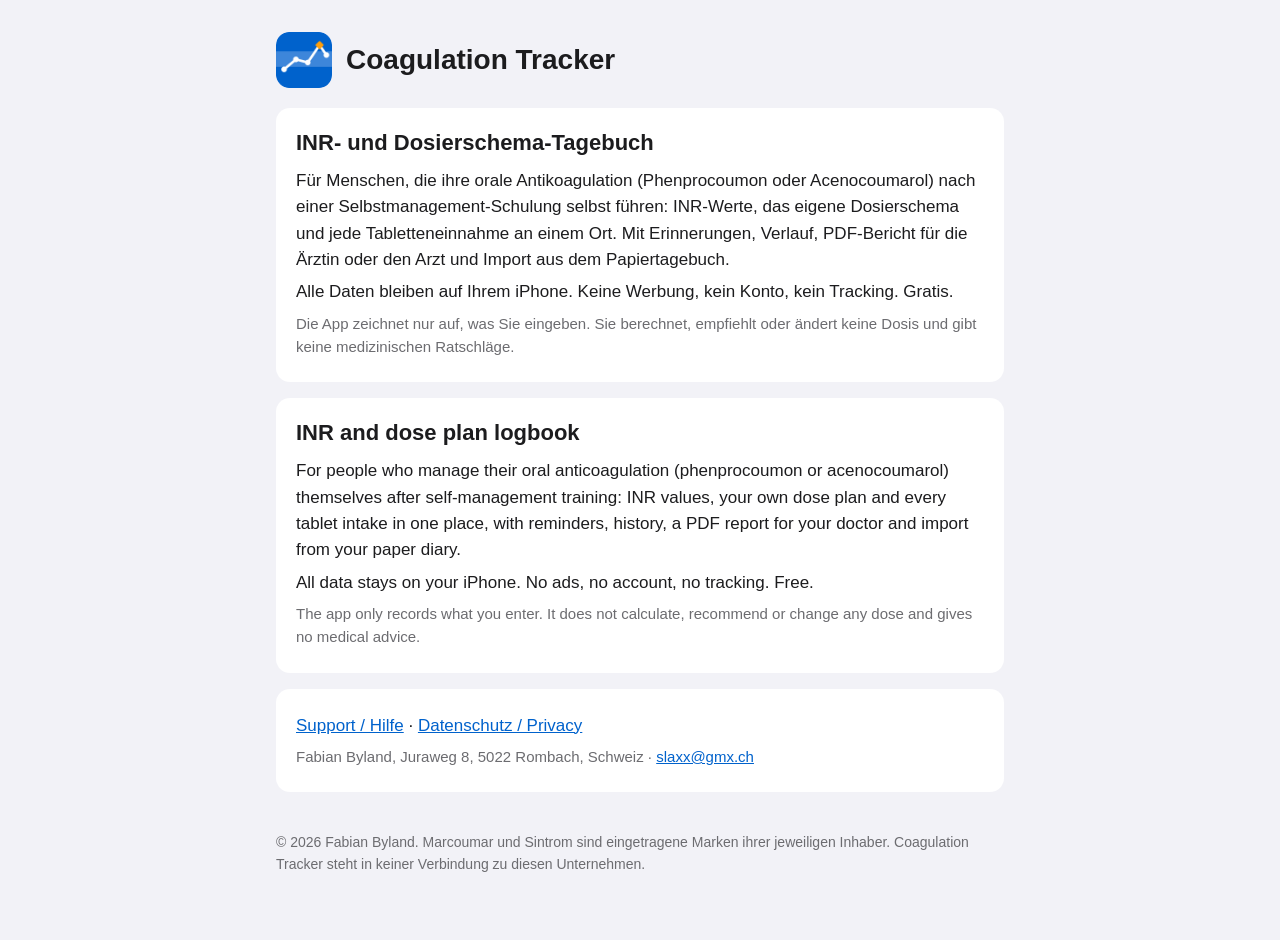
<file: index.html>
<!doctype html>
<html lang="de">
<head>
<meta charset="utf-8">
<meta name="viewport" content="width=device-width, initial-scale=1">
<title>Coagulation Tracker – INR- und Dosierschema-Tagebuch</title>
<meta name="description" content="Coagulation Tracker: Tagebuch für INR-Werte, Dosierschemas und Tabletteneinnahmen für Menschen im INR-Selbstmanagement. Alle Daten bleiben auf dem iPhone.">
<link rel="icon" href="favicon.png">
<link rel="stylesheet" href="style.css">
</head>
<body>
<main>
<header><img src="icon.png" alt="Coagulation-Tracker-Icon"><h1>Coagulation Tracker</h1></header>

<section class="card" lang="de">
<h2>INR- und Dosierschema-Tagebuch</h2>
<p>Für Menschen, die ihre orale Antikoagulation (Phenprocoumon oder Acenocoumarol) nach einer Selbstmanagement-Schulung selbst führen: INR-Werte, das eigene Dosierschema und jede Tabletteneinnahme an einem Ort. Mit Erinnerungen, Verlauf, PDF-Bericht für die Ärztin oder den Arzt und Import aus dem Papiertagebuch.</p>
<p>Alle Daten bleiben auf Ihrem iPhone. Keine Werbung, kein Konto, kein Tracking. Gratis.</p>
<p class="muted">Die App zeichnet nur auf, was Sie eingeben. Sie berechnet, empfiehlt oder ändert keine Dosis und gibt keine medizinischen Ratschläge.</p>
</section>

<section class="card" lang="en">
<h2>INR and dose plan logbook</h2>
<p>For people who manage their oral anticoagulation (phenprocoumon or acenocoumarol) themselves after self-management training: INR values, your own dose plan and every tablet intake in one place, with reminders, history, a PDF report for your doctor and import from your paper diary.</p>
<p>All data stays on your iPhone. No ads, no account, no tracking. Free.</p>
<p class="muted">The app only records what you enter. It does not calculate, recommend or change any dose and gives no medical advice.</p>
</section>

<section class="card">
<p><a href="support.html">Support / Hilfe</a> · <a href="privacy.html">Datenschutz / Privacy</a></p>
<p class="muted">Fabian Byland, Juraweg 8, 5022 Rombach, Schweiz · <a href="mailto:slaxx@gmx.ch">slaxx@gmx.ch</a></p>
</section>

<footer>© 2026 Fabian Byland. Marcoumar und Sintrom sind eingetragene Marken ihrer jeweiligen Inhaber. Coagulation Tracker steht in keiner Verbindung zu diesen Unternehmen.</footer>
</main>
</body>
</html>
</file>
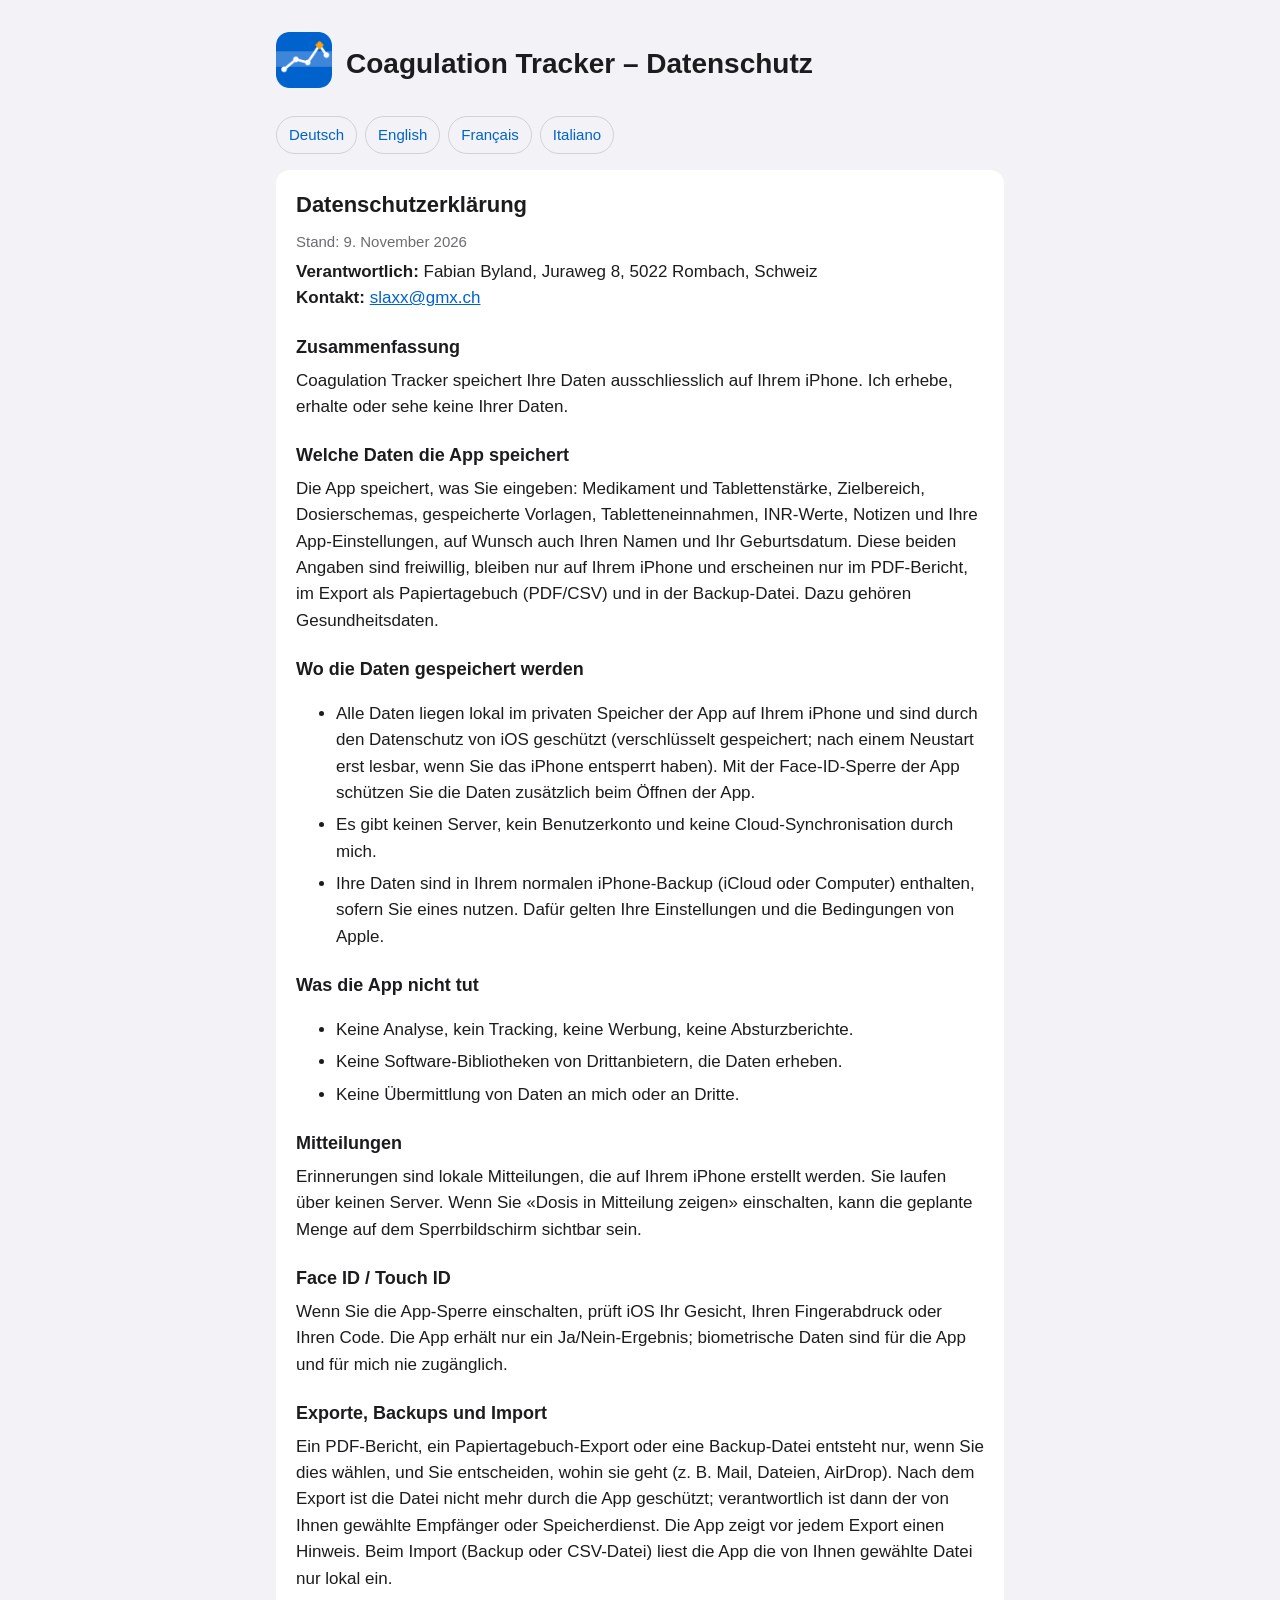
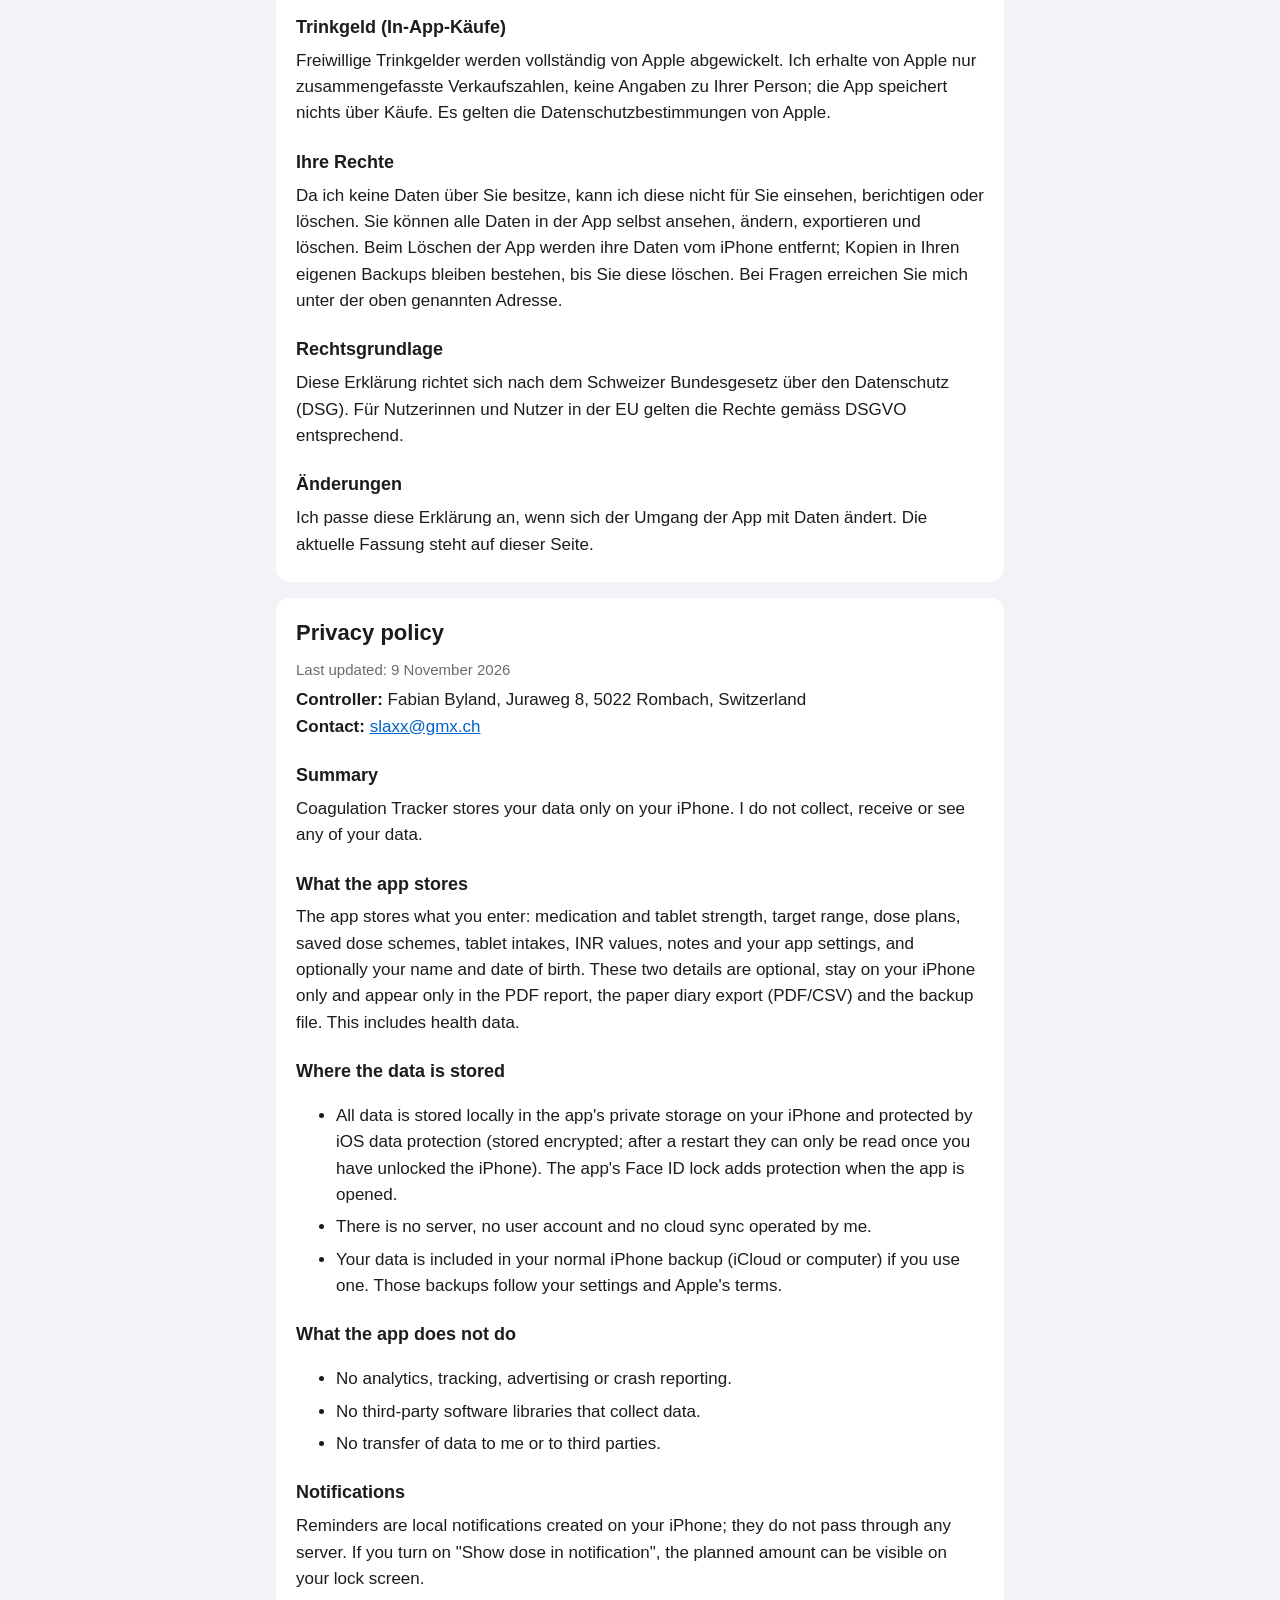
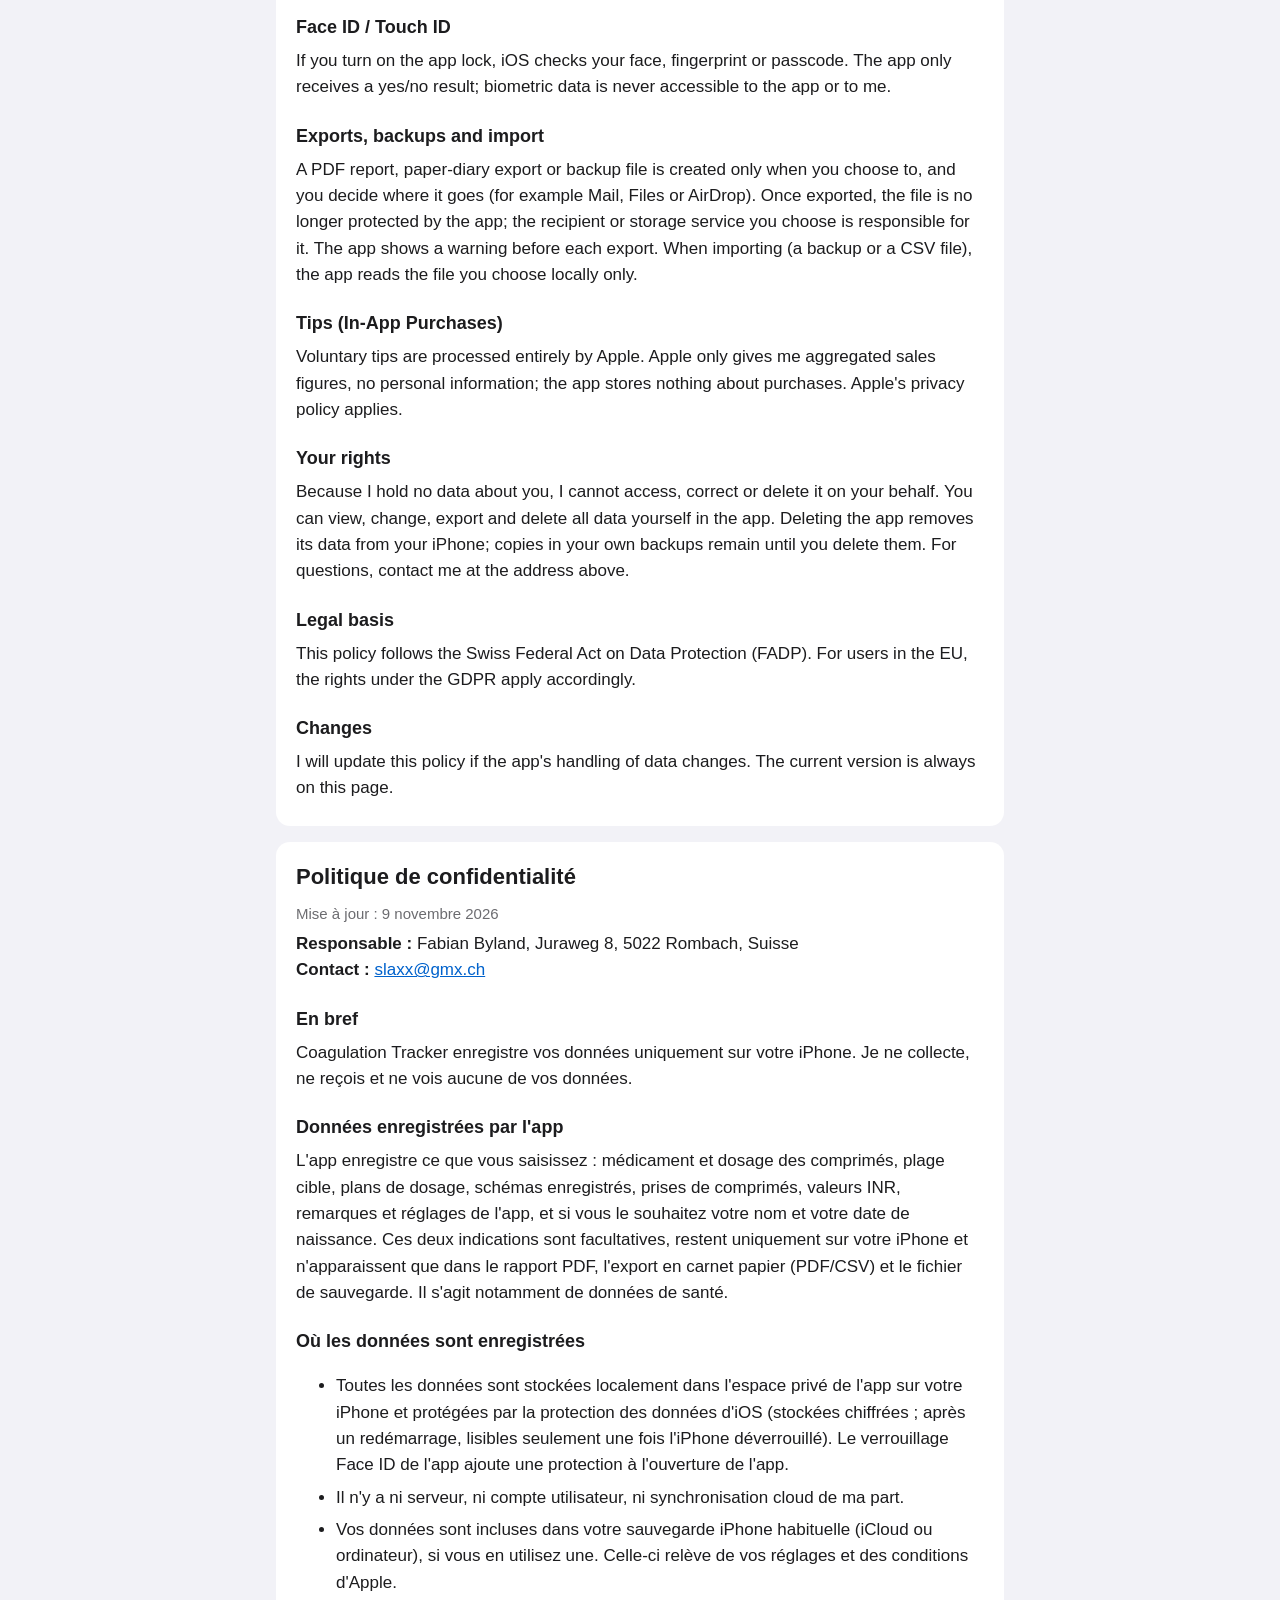
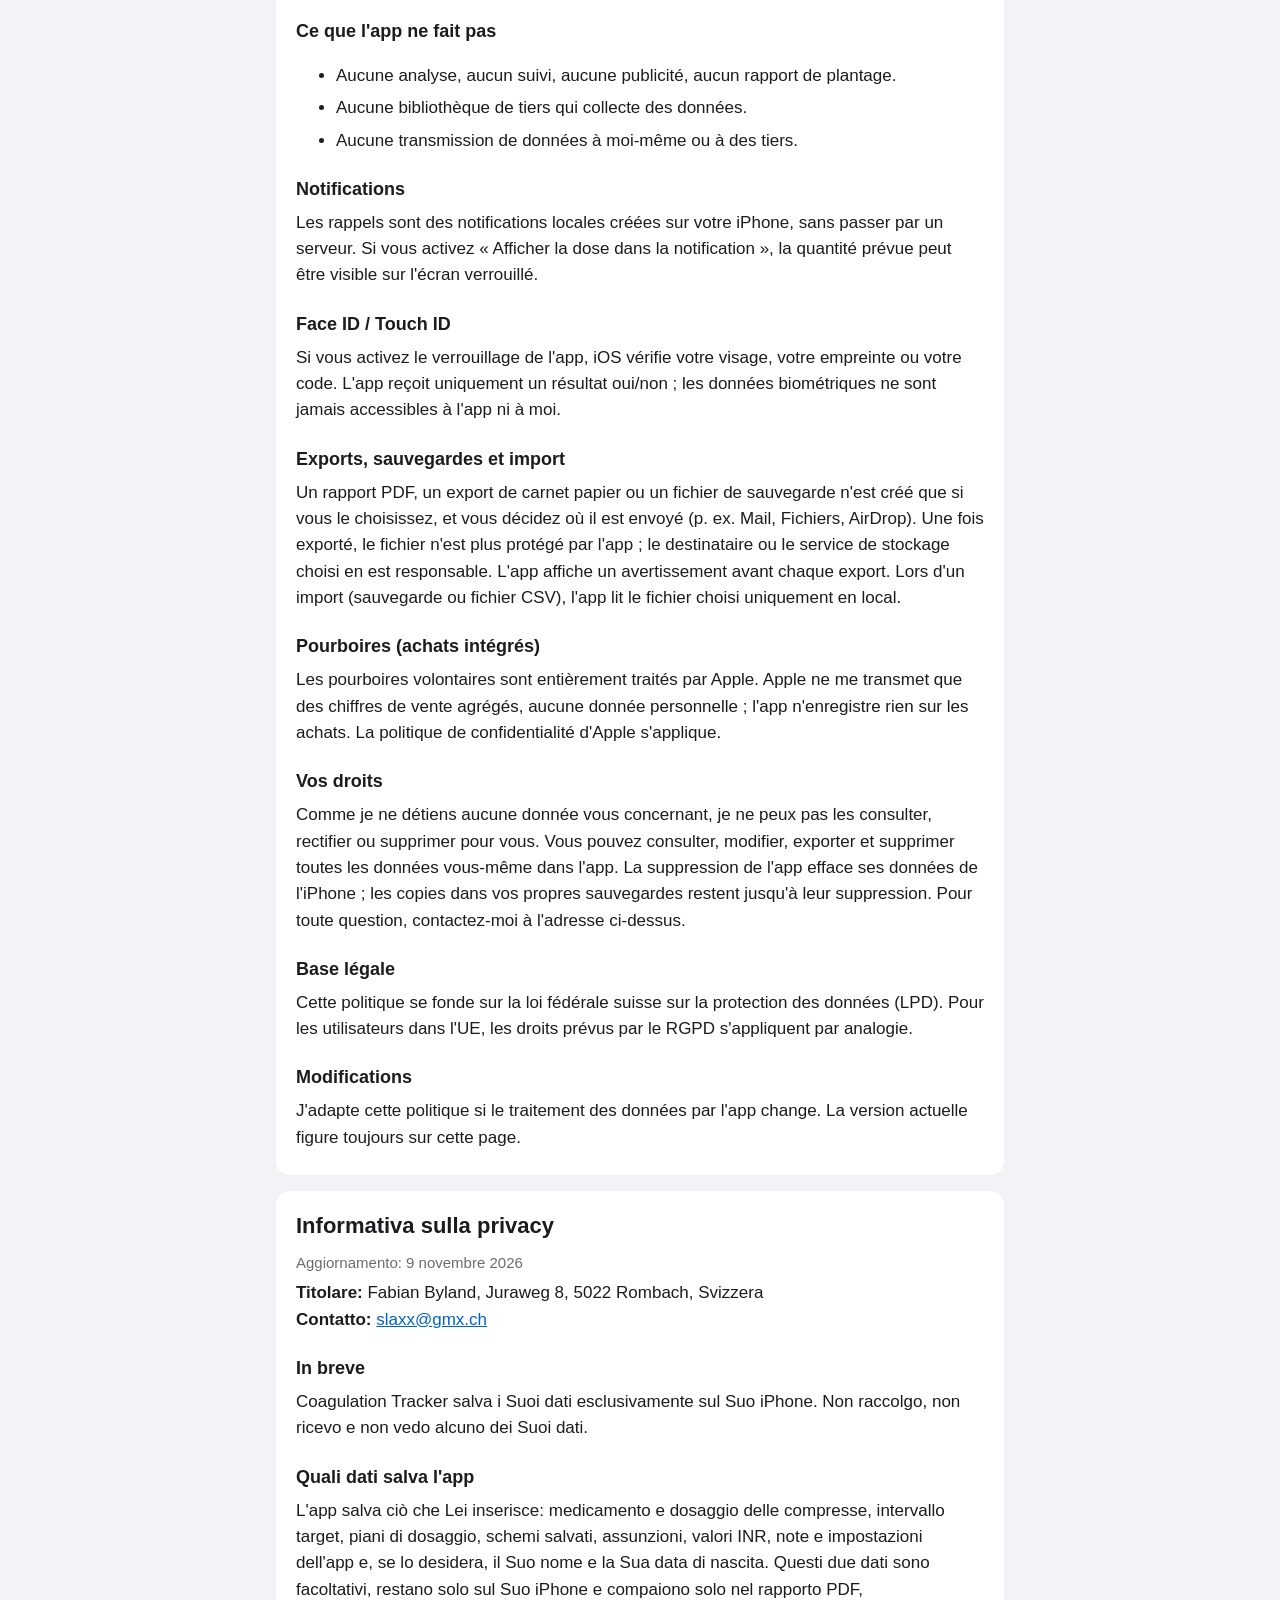
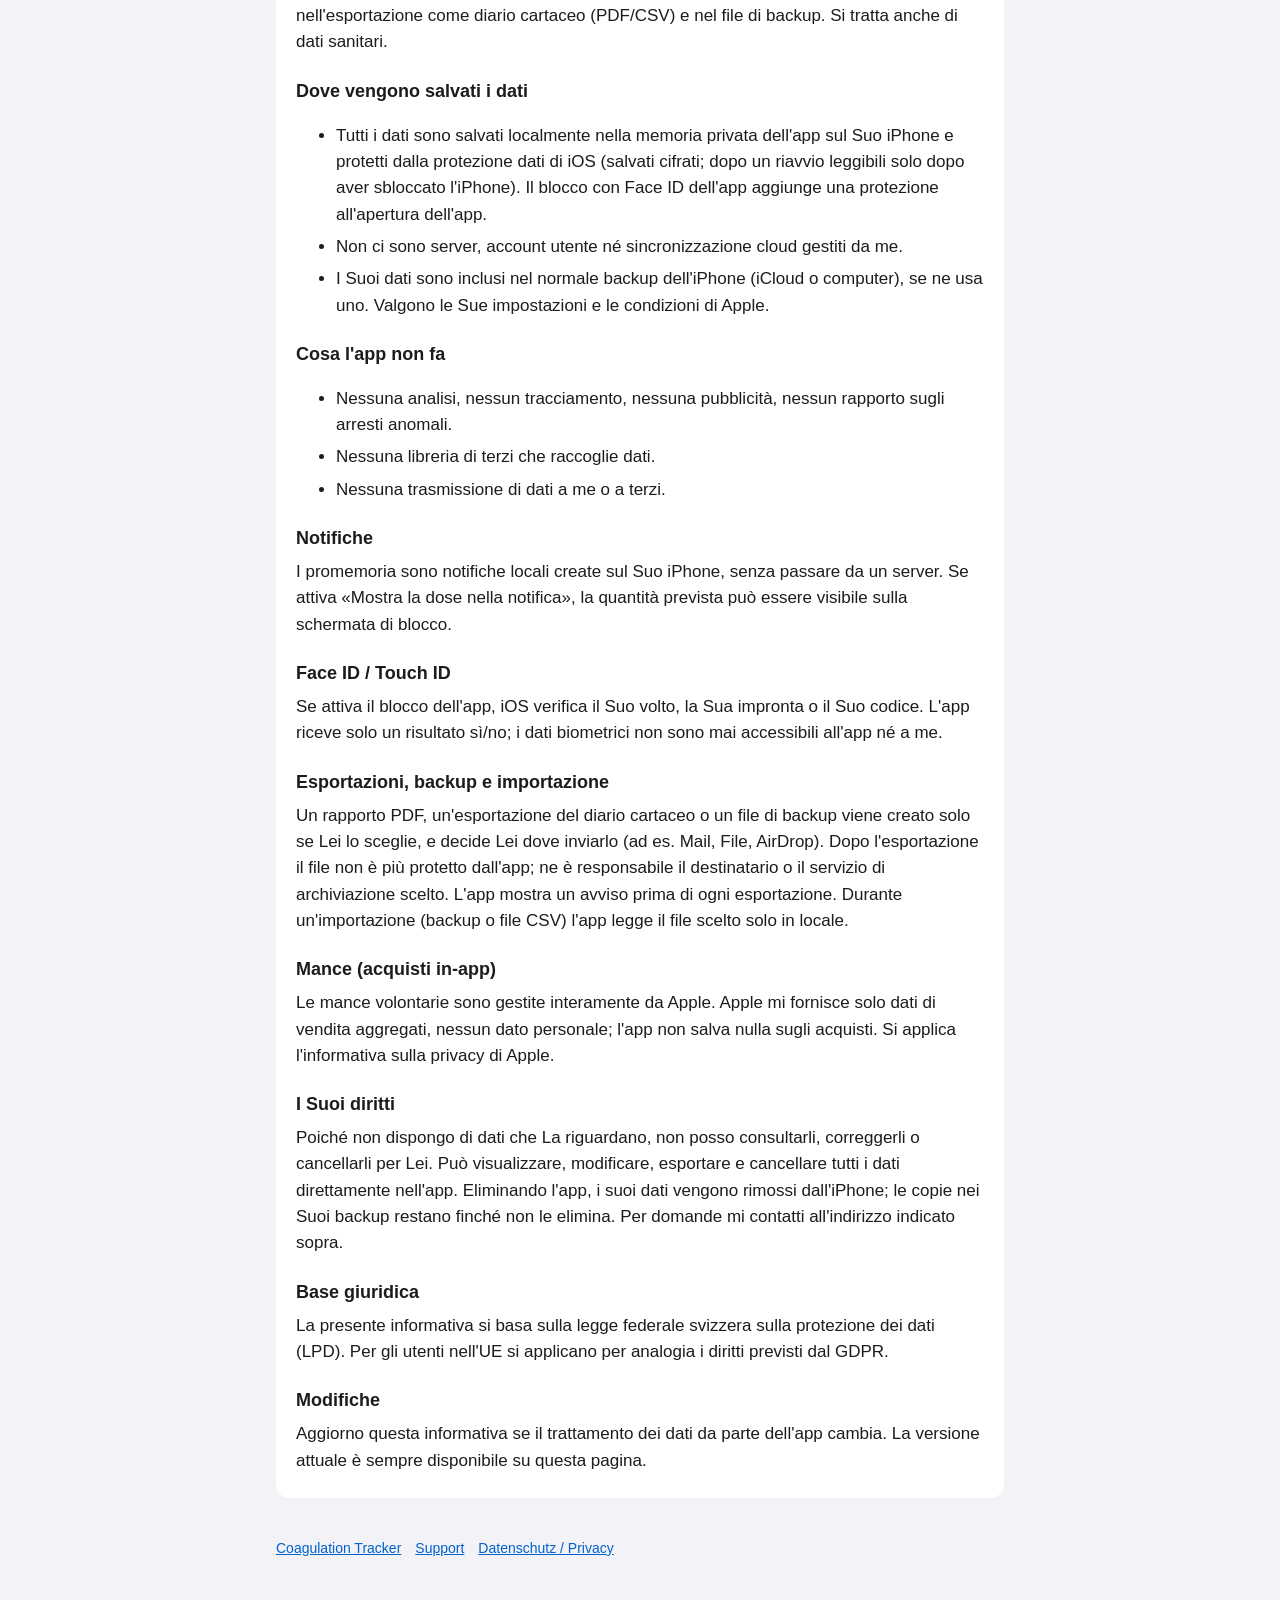
<file: privacy.html>
<!doctype html>
<html lang="de">
<head>
<meta charset="utf-8">
<meta name="viewport" content="width=device-width, initial-scale=1">
<title>Coagulation Tracker – Datenschutz / Privacy</title>
<link rel="icon" href="favicon.png">
<link rel="stylesheet" href="style.css">
</head>
<body>
<main>
<header><a href="index.html"><img src="icon.png" alt=""></a><h1>Coagulation Tracker – Datenschutz</h1></header>
<nav class="lang"><a href="#de">Deutsch</a><a href="#en">English</a><a href="#fr">Français</a><a href="#it">Italiano</a></nav>

<!-- ======================= DEUTSCH ======================= -->
<section id="de" class="card" lang="de">
<h2>Datenschutzerklärung</h2>
<p class="muted">Stand: 9. November 2026</p>
<p><strong>Verantwortlich:</strong> Fabian Byland, Juraweg 8, 5022 Rombach, Schweiz<br>
<strong>Kontakt:</strong> <a href="mailto:slaxx@gmx.ch">slaxx@gmx.ch</a></p>

<h3>Zusammenfassung</h3>
<p>Coagulation Tracker speichert Ihre Daten ausschliesslich auf Ihrem iPhone. Ich erhebe, erhalte oder sehe keine Ihrer Daten.</p>

<h3>Welche Daten die App speichert</h3>
<p>Die App speichert, was Sie eingeben: Medikament und Tablettenstärke, Zielbereich, Dosierschemas, gespeicherte Vorlagen, Tabletteneinnahmen, INR-Werte, Notizen und Ihre App-Einstellungen, auf Wunsch auch Ihren Namen und Ihr Geburtsdatum. Diese beiden Angaben sind freiwillig, bleiben nur auf Ihrem iPhone und erscheinen nur im PDF-Bericht, im Export als Papiertagebuch (PDF/CSV) und in der Backup-Datei. Dazu gehören Gesundheitsdaten.</p>

<h3>Wo die Daten gespeichert werden</h3>
<ul>
<li>Alle Daten liegen lokal im privaten Speicher der App auf Ihrem iPhone und sind durch den Datenschutz von iOS geschützt (verschlüsselt gespeichert; nach einem Neustart erst lesbar, wenn Sie das iPhone entsperrt haben). Mit der Face-ID-Sperre der App schützen Sie die Daten zusätzlich beim Öffnen der App.</li>
<li>Es gibt keinen Server, kein Benutzerkonto und keine Cloud-Synchronisation durch mich.</li>
<li>Ihre Daten sind in Ihrem normalen iPhone-Backup (iCloud oder Computer) enthalten, sofern Sie eines nutzen. Dafür gelten Ihre Einstellungen und die Bedingungen von Apple.</li>
</ul>

<h3>Was die App nicht tut</h3>
<ul>
<li>Keine Analyse, kein Tracking, keine Werbung, keine Absturzberichte.</li>
<li>Keine Software-Bibliotheken von Drittanbietern, die Daten erheben.</li>
<li>Keine Übermittlung von Daten an mich oder an Dritte.</li>
</ul>

<h3>Mitteilungen</h3>
<p>Erinnerungen sind lokale Mitteilungen, die auf Ihrem iPhone erstellt werden. Sie laufen über keinen Server. Wenn Sie «Dosis in Mitteilung zeigen» einschalten, kann die geplante Menge auf dem Sperrbildschirm sichtbar sein.</p>

<h3>Face ID / Touch ID</h3>
<p>Wenn Sie die App-Sperre einschalten, prüft iOS Ihr Gesicht, Ihren Fingerabdruck oder Ihren Code. Die App erhält nur ein Ja/Nein-Ergebnis; biometrische Daten sind für die App und für mich nie zugänglich.</p>

<h3>Exporte, Backups und Import</h3>
<p>Ein PDF-Bericht, ein Papiertagebuch-Export oder eine Backup-Datei entsteht nur, wenn Sie dies wählen, und Sie entscheiden, wohin sie geht (z. B. Mail, Dateien, AirDrop). Nach dem Export ist die Datei nicht mehr durch die App geschützt; verantwortlich ist dann der von Ihnen gewählte Empfänger oder Speicherdienst. Die App zeigt vor jedem Export einen Hinweis. Beim Import (Backup oder CSV-Datei) liest die App die von Ihnen gewählte Datei nur lokal ein.</p>

<h3>Trinkgeld (In-App-Käufe)</h3>
<p>Freiwillige Trinkgelder werden vollständig von Apple abgewickelt. Ich erhalte von Apple nur zusammengefasste Verkaufszahlen, keine Angaben zu Ihrer Person; die App speichert nichts über Käufe. Es gelten die Datenschutzbestimmungen von Apple.</p>

<h3>Ihre Rechte</h3>
<p>Da ich keine Daten über Sie besitze, kann ich diese nicht für Sie einsehen, berichtigen oder löschen. Sie können alle Daten in der App selbst ansehen, ändern, exportieren und löschen. Beim Löschen der App werden ihre Daten vom iPhone entfernt; Kopien in Ihren eigenen Backups bleiben bestehen, bis Sie diese löschen. Bei Fragen erreichen Sie mich unter der oben genannten Adresse.</p>

<h3>Rechtsgrundlage</h3>
<p>Diese Erklärung richtet sich nach dem Schweizer Bundesgesetz über den Datenschutz (DSG). Für Nutzerinnen und Nutzer in der EU gelten die Rechte gemäss DSGVO entsprechend.</p>

<h3>Änderungen</h3>
<p>Ich passe diese Erklärung an, wenn sich der Umgang der App mit Daten ändert. Die aktuelle Fassung steht auf dieser Seite.</p>
</section>

<!-- ======================= ENGLISH ======================= -->
<section id="en" class="card" lang="en">
<h2>Privacy policy</h2>
<p class="muted">Last updated: 9 November 2026</p>
<p><strong>Controller:</strong> Fabian Byland, Juraweg 8, 5022 Rombach, Switzerland<br>
<strong>Contact:</strong> <a href="mailto:slaxx@gmx.ch">slaxx@gmx.ch</a></p>

<h3>Summary</h3>
<p>Coagulation Tracker stores your data only on your iPhone. I do not collect, receive or see any of your data.</p>

<h3>What the app stores</h3>
<p>The app stores what you enter: medication and tablet strength, target range, dose plans, saved dose schemes, tablet intakes, INR values, notes and your app settings, and optionally your name and date of birth. These two details are optional, stay on your iPhone only and appear only in the PDF report, the paper diary export (PDF/CSV) and the backup file. This includes health data.</p>

<h3>Where the data is stored</h3>
<ul>
<li>All data is stored locally in the app's private storage on your iPhone and protected by iOS data protection (stored encrypted; after a restart they can only be read once you have unlocked the iPhone). The app's Face ID lock adds protection when the app is opened.</li>
<li>There is no server, no user account and no cloud sync operated by me.</li>
<li>Your data is included in your normal iPhone backup (iCloud or computer) if you use one. Those backups follow your settings and Apple's terms.</li>
</ul>

<h3>What the app does not do</h3>
<ul>
<li>No analytics, tracking, advertising or crash reporting.</li>
<li>No third-party software libraries that collect data.</li>
<li>No transfer of data to me or to third parties.</li>
</ul>

<h3>Notifications</h3>
<p>Reminders are local notifications created on your iPhone; they do not pass through any server. If you turn on "Show dose in notification", the planned amount can be visible on your lock screen.</p>

<h3>Face ID / Touch ID</h3>
<p>If you turn on the app lock, iOS checks your face, fingerprint or passcode. The app only receives a yes/no result; biometric data is never accessible to the app or to me.</p>

<h3>Exports, backups and import</h3>
<p>A PDF report, paper-diary export or backup file is created only when you choose to, and you decide where it goes (for example Mail, Files or AirDrop). Once exported, the file is no longer protected by the app; the recipient or storage service you choose is responsible for it. The app shows a warning before each export. When importing (a backup or a CSV file), the app reads the file you choose locally only.</p>

<h3>Tips (In-App Purchases)</h3>
<p>Voluntary tips are processed entirely by Apple. Apple only gives me aggregated sales figures, no personal information; the app stores nothing about purchases. Apple's privacy policy applies.</p>

<h3>Your rights</h3>
<p>Because I hold no data about you, I cannot access, correct or delete it on your behalf. You can view, change, export and delete all data yourself in the app. Deleting the app removes its data from your iPhone; copies in your own backups remain until you delete them. For questions, contact me at the address above.</p>

<h3>Legal basis</h3>
<p>This policy follows the Swiss Federal Act on Data Protection (FADP). For users in the EU, the rights under the GDPR apply accordingly.</p>

<h3>Changes</h3>
<p>I will update this policy if the app's handling of data changes. The current version is always on this page.</p>
</section>

<!-- ======================= FRANÇAIS ======================= -->
<section id="fr" class="card" lang="fr">
<h2>Politique de confidentialité</h2>
<p class="muted">Mise à jour&nbsp;: 9 novembre 2026</p>
<p><strong>Responsable&nbsp;:</strong> Fabian Byland, Juraweg 8, 5022 Rombach, Suisse<br>
<strong>Contact&nbsp;:</strong> <a href="mailto:slaxx@gmx.ch">slaxx@gmx.ch</a></p>

<h3>En bref</h3>
<p>Coagulation Tracker enregistre vos données uniquement sur votre iPhone. Je ne collecte, ne reçois et ne vois aucune de vos données.</p>

<h3>Données enregistrées par l'app</h3>
<p>L'app enregistre ce que vous saisissez&nbsp;: médicament et dosage des comprimés, plage cible, plans de dosage, schémas enregistrés, prises de comprimés, valeurs INR, remarques et réglages de l'app, et si vous le souhaitez votre nom et votre date de naissance. Ces deux indications sont facultatives, restent uniquement sur votre iPhone et n'apparaissent que dans le rapport PDF, l'export en carnet papier (PDF/CSV) et le fichier de sauvegarde. Il s'agit notamment de données de santé.</p>

<h3>Où les données sont enregistrées</h3>
<ul>
<li>Toutes les données sont stockées localement dans l'espace privé de l'app sur votre iPhone et protégées par la protection des données d'iOS (stockées chiffrées&nbsp;; après un redémarrage, lisibles seulement une fois l'iPhone déverrouillé). Le verrouillage Face ID de l'app ajoute une protection à l'ouverture de l'app.</li>
<li>Il n'y a ni serveur, ni compte utilisateur, ni synchronisation cloud de ma part.</li>
<li>Vos données sont incluses dans votre sauvegarde iPhone habituelle (iCloud ou ordinateur), si vous en utilisez une. Celle-ci relève de vos réglages et des conditions d'Apple.</li>
</ul>

<h3>Ce que l'app ne fait pas</h3>
<ul>
<li>Aucune analyse, aucun suivi, aucune publicité, aucun rapport de plantage.</li>
<li>Aucune bibliothèque de tiers qui collecte des données.</li>
<li>Aucune transmission de données à moi-même ou à des tiers.</li>
</ul>

<h3>Notifications</h3>
<p>Les rappels sont des notifications locales créées sur votre iPhone, sans passer par un serveur. Si vous activez «&nbsp;Afficher la dose dans la notification&nbsp;», la quantité prévue peut être visible sur l'écran verrouillé.</p>

<h3>Face ID / Touch ID</h3>
<p>Si vous activez le verrouillage de l'app, iOS vérifie votre visage, votre empreinte ou votre code. L'app reçoit uniquement un résultat oui/non&nbsp;; les données biométriques ne sont jamais accessibles à l'app ni à moi.</p>

<h3>Exports, sauvegardes et import</h3>
<p>Un rapport PDF, un export de carnet papier ou un fichier de sauvegarde n'est créé que si vous le choisissez, et vous décidez où il est envoyé (p. ex. Mail, Fichiers, AirDrop). Une fois exporté, le fichier n'est plus protégé par l'app&nbsp;; le destinataire ou le service de stockage choisi en est responsable. L'app affiche un avertissement avant chaque export. Lors d'un import (sauvegarde ou fichier CSV), l'app lit le fichier choisi uniquement en local.</p>

<h3>Pourboires (achats intégrés)</h3>
<p>Les pourboires volontaires sont entièrement traités par Apple. Apple ne me transmet que des chiffres de vente agrégés, aucune donnée personnelle&nbsp;; l'app n'enregistre rien sur les achats. La politique de confidentialité d'Apple s'applique.</p>

<h3>Vos droits</h3>
<p>Comme je ne détiens aucune donnée vous concernant, je ne peux pas les consulter, rectifier ou supprimer pour vous. Vous pouvez consulter, modifier, exporter et supprimer toutes les données vous-même dans l'app. La suppression de l'app efface ses données de l'iPhone&nbsp;; les copies dans vos propres sauvegardes restent jusqu'à leur suppression. Pour toute question, contactez-moi à l'adresse ci-dessus.</p>

<h3>Base légale</h3>
<p>Cette politique se fonde sur la loi fédérale suisse sur la protection des données (LPD). Pour les utilisateurs dans l'UE, les droits prévus par le RGPD s'appliquent par analogie.</p>

<h3>Modifications</h3>
<p>J'adapte cette politique si le traitement des données par l'app change. La version actuelle figure toujours sur cette page.</p>
</section>

<!-- ======================= ITALIANO ======================= -->
<section id="it" class="card" lang="it">
<h2>Informativa sulla privacy</h2>
<p class="muted">Aggiornamento: 9 novembre 2026</p>
<p><strong>Titolare:</strong> Fabian Byland, Juraweg 8, 5022 Rombach, Svizzera<br>
<strong>Contatto:</strong> <a href="mailto:slaxx@gmx.ch">slaxx@gmx.ch</a></p>

<h3>In breve</h3>
<p>Coagulation Tracker salva i Suoi dati esclusivamente sul Suo iPhone. Non raccolgo, non ricevo e non vedo alcuno dei Suoi dati.</p>

<h3>Quali dati salva l'app</h3>
<p>L'app salva ciò che Lei inserisce: medicamento e dosaggio delle compresse, intervallo target, piani di dosaggio, schemi salvati, assunzioni, valori INR, note e impostazioni dell'app e, se lo desidera, il Suo nome e la Sua data di nascita. Questi due dati sono facoltativi, restano solo sul Suo iPhone e compaiono solo nel rapporto PDF, nell'esportazione come diario cartaceo (PDF/CSV) e nel file di backup. Si tratta anche di dati sanitari.</p>

<h3>Dove vengono salvati i dati</h3>
<ul>
<li>Tutti i dati sono salvati localmente nella memoria privata dell'app sul Suo iPhone e protetti dalla protezione dati di iOS (salvati cifrati; dopo un riavvio leggibili solo dopo aver sbloccato l'iPhone). Il blocco con Face ID dell'app aggiunge una protezione all'apertura dell'app.</li>
<li>Non ci sono server, account utente né sincronizzazione cloud gestiti da me.</li>
<li>I Suoi dati sono inclusi nel normale backup dell'iPhone (iCloud o computer), se ne usa uno. Valgono le Sue impostazioni e le condizioni di Apple.</li>
</ul>

<h3>Cosa l'app non fa</h3>
<ul>
<li>Nessuna analisi, nessun tracciamento, nessuna pubblicità, nessun rapporto sugli arresti anomali.</li>
<li>Nessuna libreria di terzi che raccoglie dati.</li>
<li>Nessuna trasmissione di dati a me o a terzi.</li>
</ul>

<h3>Notifiche</h3>
<p>I promemoria sono notifiche locali create sul Suo iPhone, senza passare da un server. Se attiva «Mostra la dose nella notifica», la quantità prevista può essere visibile sulla schermata di blocco.</p>

<h3>Face ID / Touch ID</h3>
<p>Se attiva il blocco dell'app, iOS verifica il Suo volto, la Sua impronta o il Suo codice. L'app riceve solo un risultato sì/no; i dati biometrici non sono mai accessibili all'app né a me.</p>

<h3>Esportazioni, backup e importazione</h3>
<p>Un rapporto PDF, un'esportazione del diario cartaceo o un file di backup viene creato solo se Lei lo sceglie, e decide Lei dove inviarlo (ad es. Mail, File, AirDrop). Dopo l'esportazione il file non è più protetto dall'app; ne è responsabile il destinatario o il servizio di archiviazione scelto. L'app mostra un avviso prima di ogni esportazione. Durante un'importazione (backup o file CSV) l'app legge il file scelto solo in locale.</p>

<h3>Mance (acquisti in-app)</h3>
<p>Le mance volontarie sono gestite interamente da Apple. Apple mi fornisce solo dati di vendita aggregati, nessun dato personale; l'app non salva nulla sugli acquisti. Si applica l'informativa sulla privacy di Apple.</p>

<h3>I Suoi diritti</h3>
<p>Poiché non dispongo di dati che La riguardano, non posso consultarli, correggerli o cancellarli per Lei. Può visualizzare, modificare, esportare e cancellare tutti i dati direttamente nell'app. Eliminando l'app, i suoi dati vengono rimossi dall'iPhone; le copie nei Suoi backup restano finché non le elimina. Per domande mi contatti all'indirizzo indicato sopra.</p>

<h3>Base giuridica</h3>
<p>La presente informativa si basa sulla legge federale svizzera sulla protezione dei dati (LPD). Per gli utenti nell'UE si applicano per analogia i diritti previsti dal GDPR.</p>

<h3>Modifiche</h3>
<p>Aggiorno questa informativa se il trattamento dei dati da parte dell'app cambia. La versione attuale è sempre disponibile su questa pagina.</p>
</section>

<footer><a href="index.html">Coagulation Tracker</a><a href="support.html">Support</a><a href="privacy.html">Datenschutz / Privacy</a></footer>
</main>
</body>
</html>
</file>
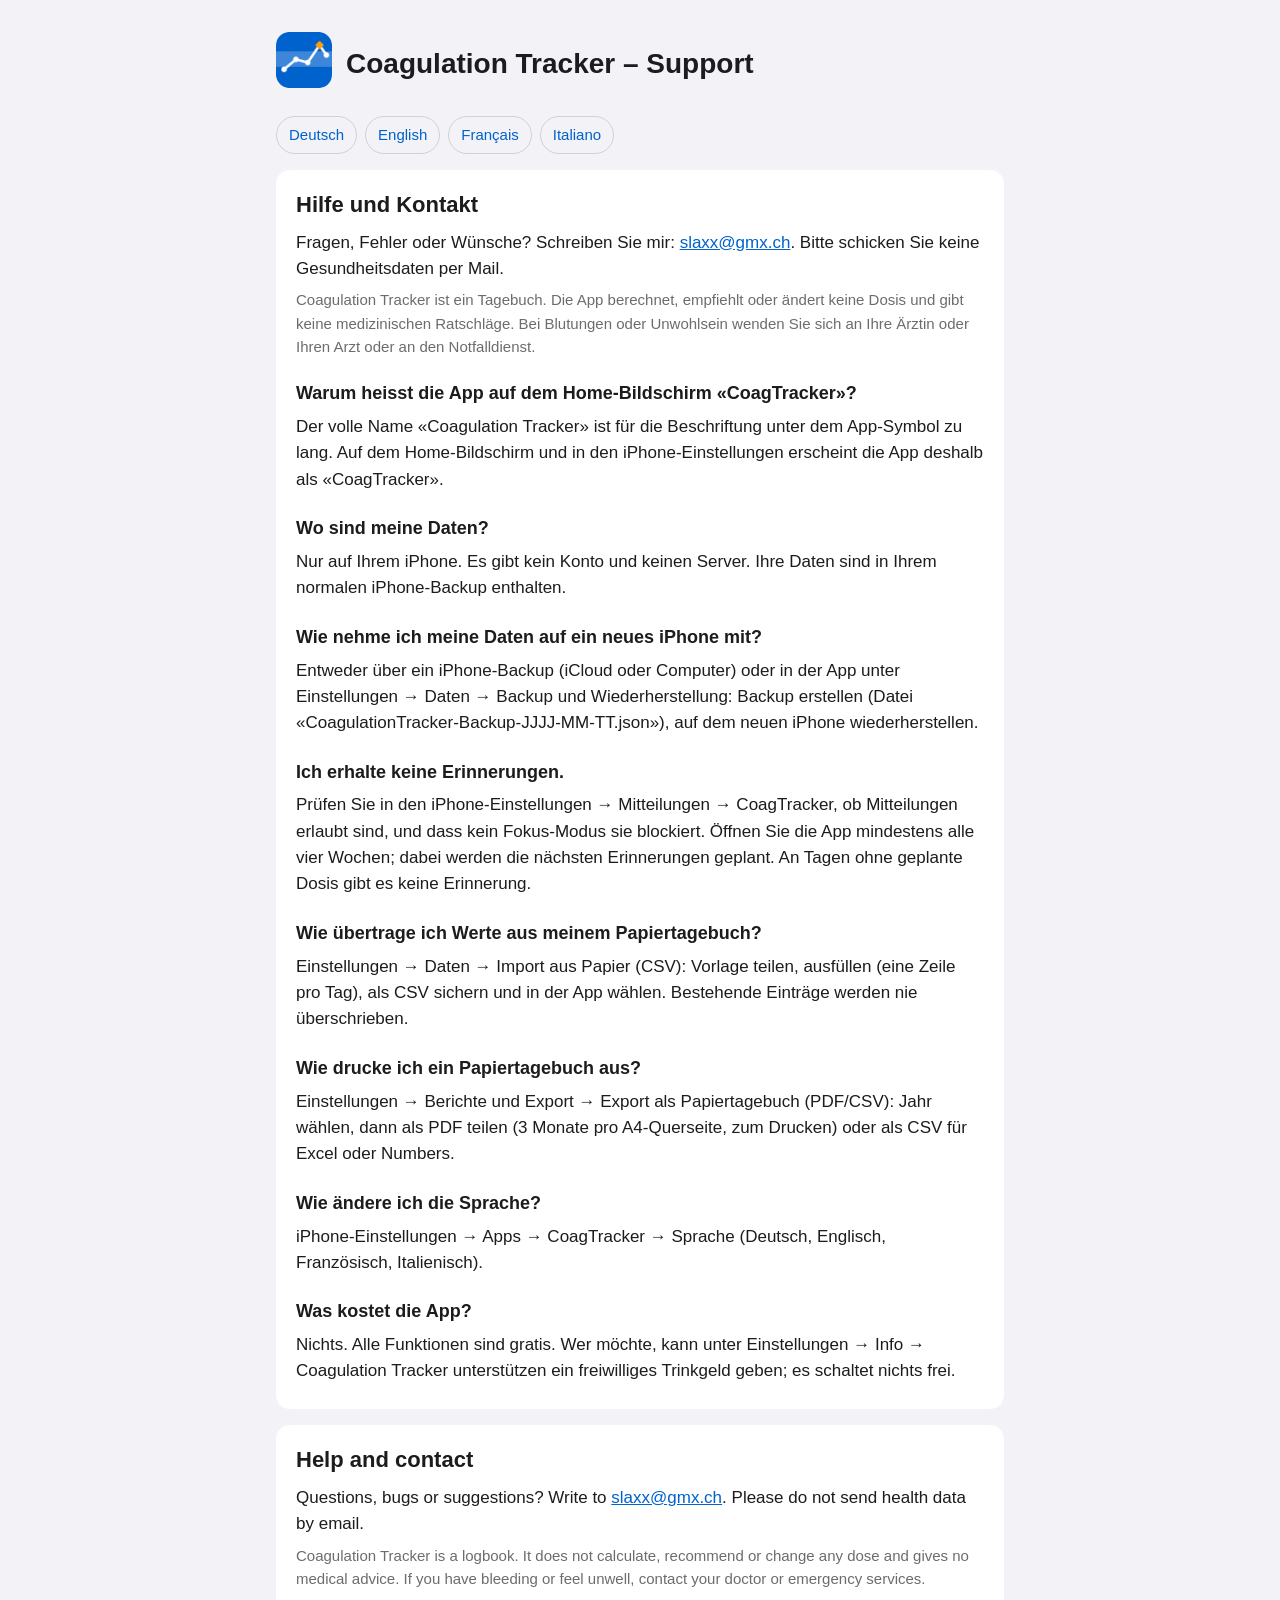
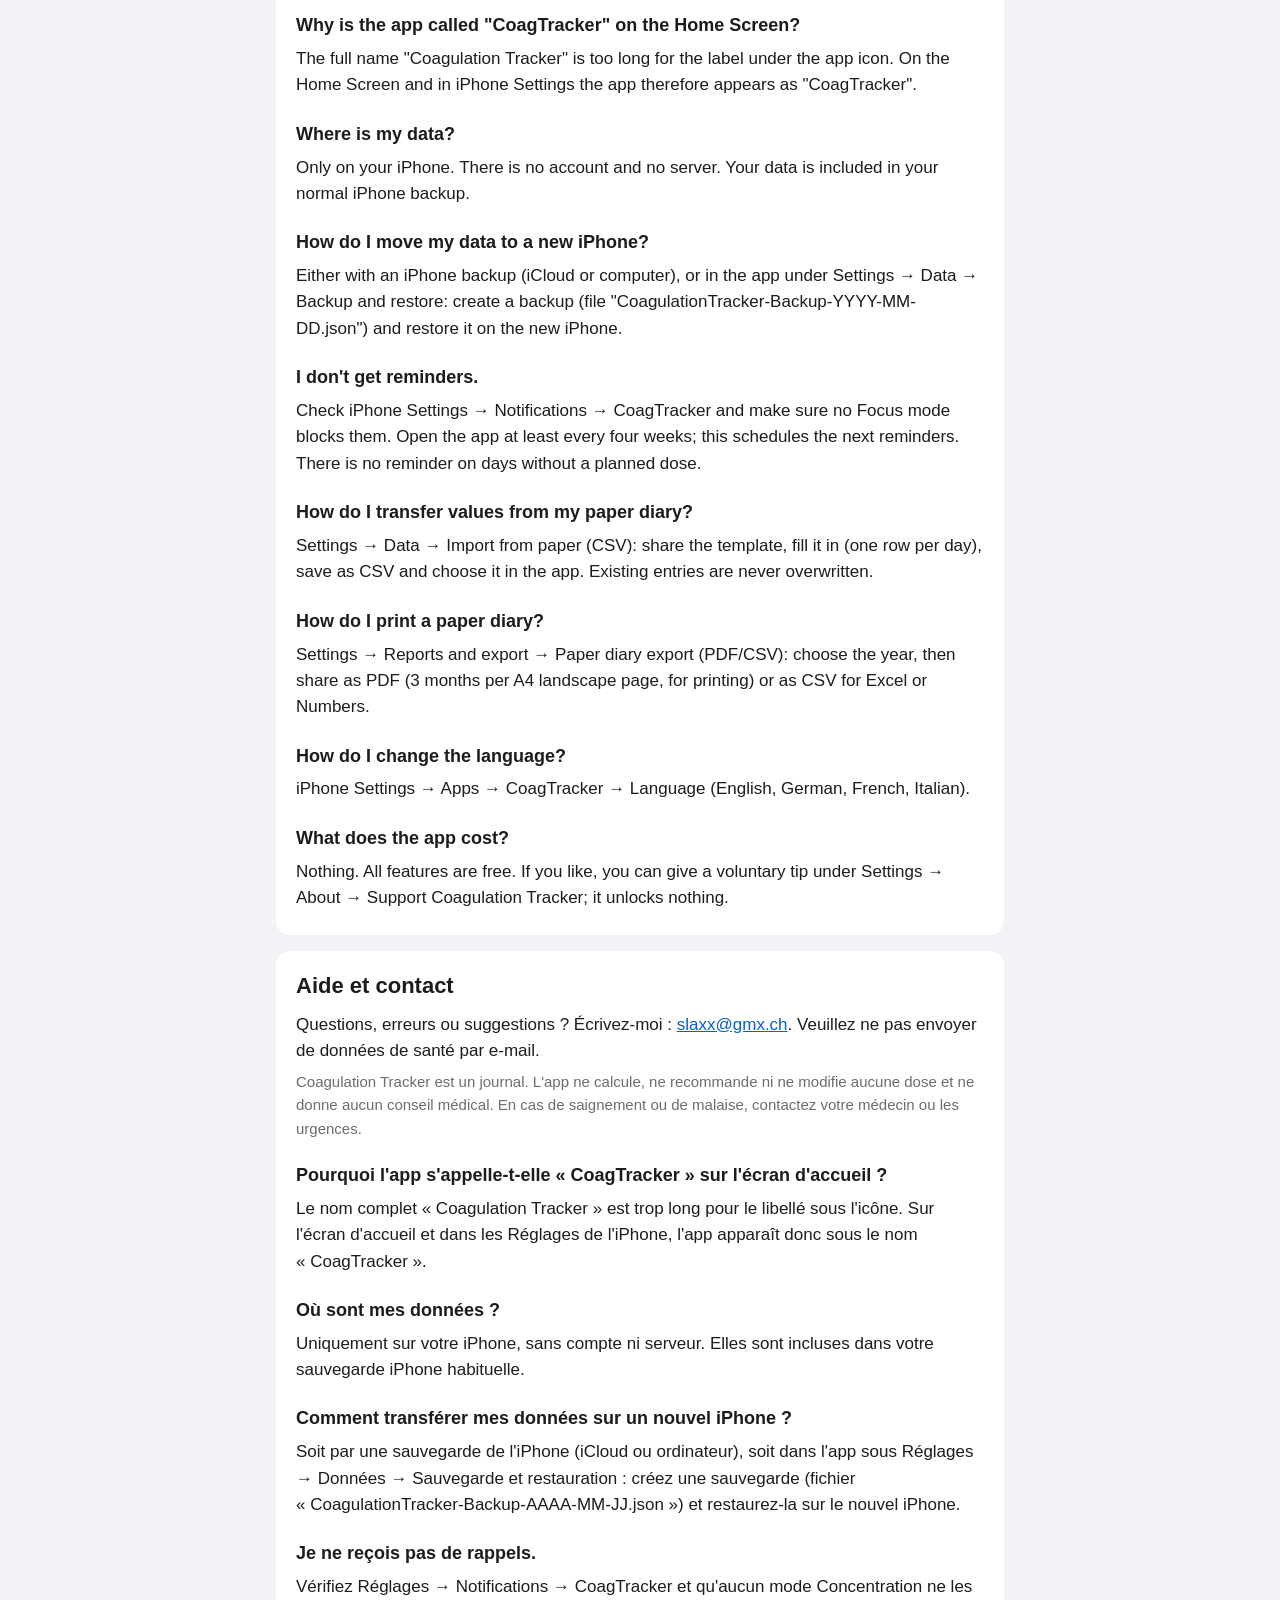
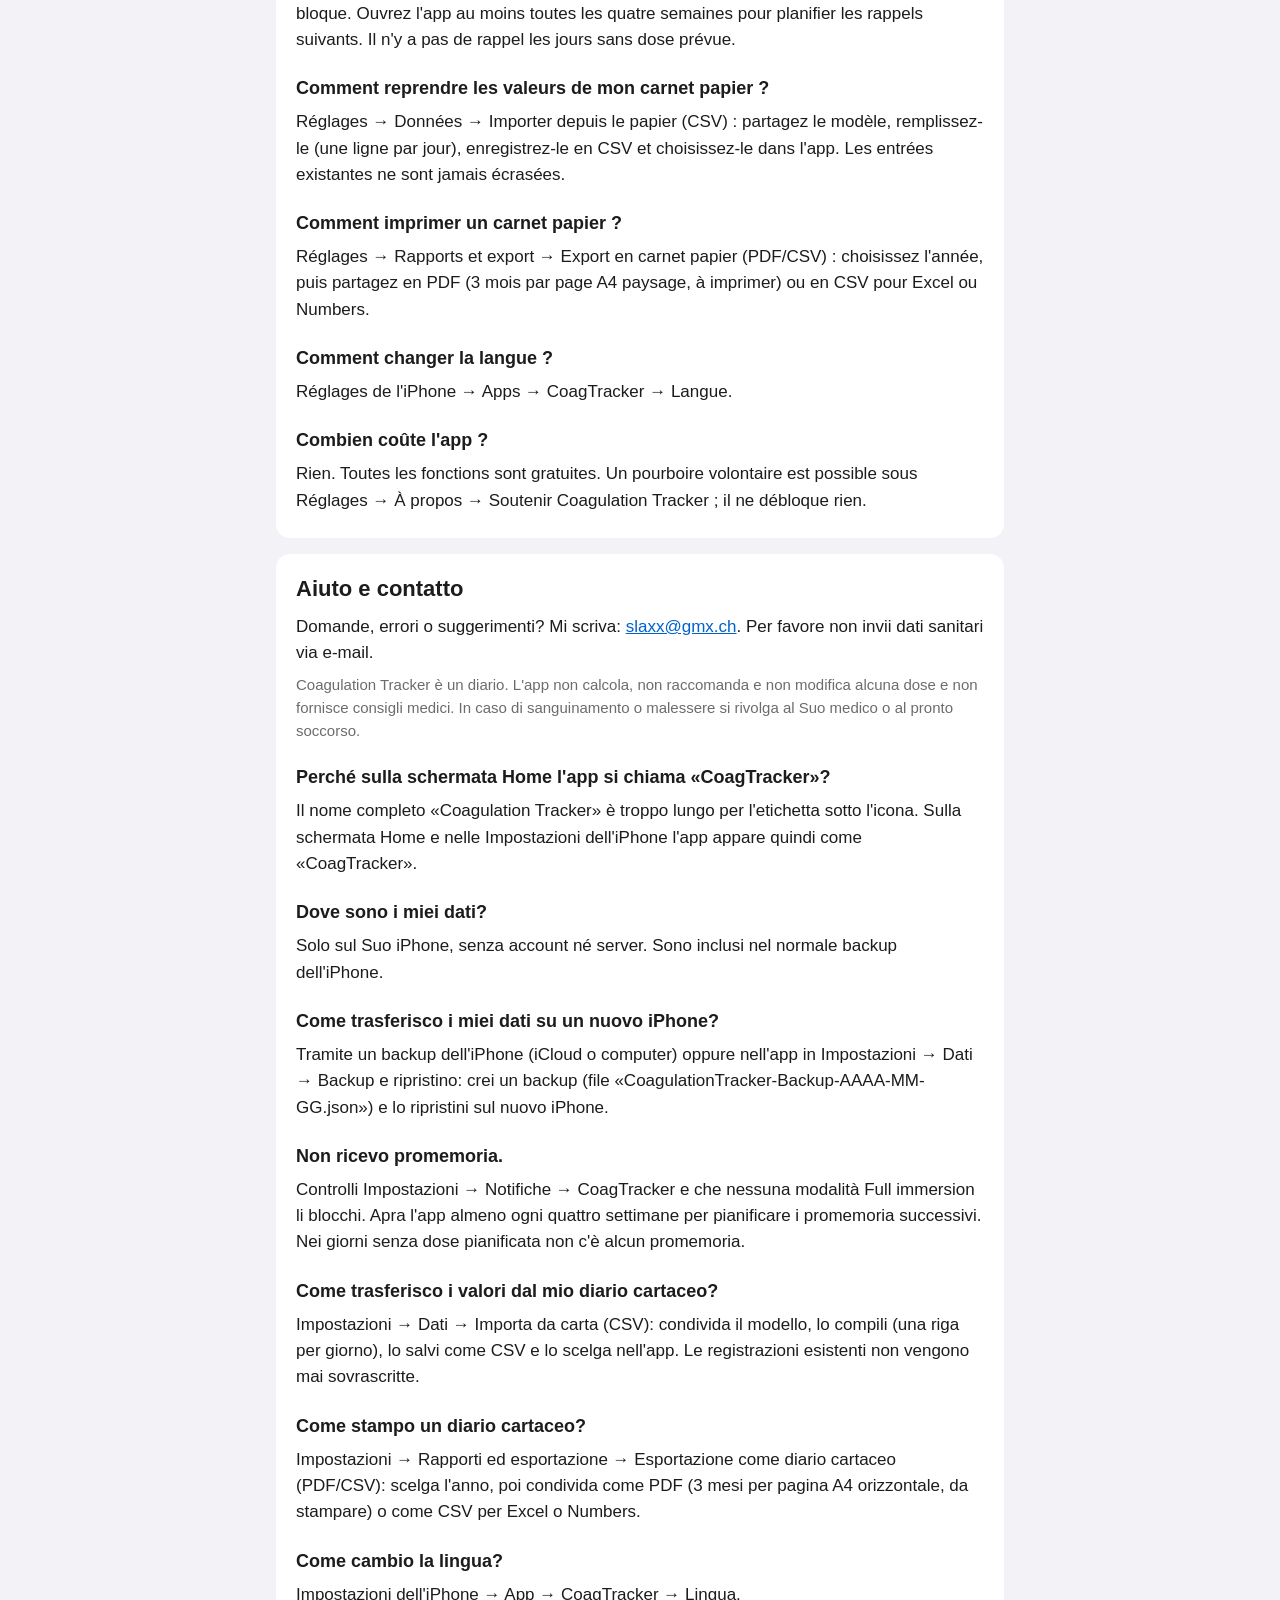
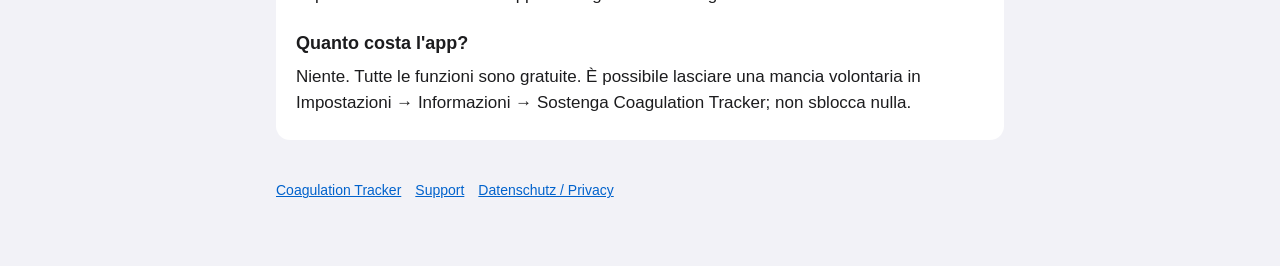
<file: support.html>
<!doctype html>
<html lang="de">
<head>
<meta charset="utf-8">
<meta name="viewport" content="width=device-width, initial-scale=1">
<title>Coagulation Tracker – Support</title>
<link rel="icon" href="favicon.png">
<link rel="stylesheet" href="style.css">
</head>
<body>
<main>
<header><a href="index.html"><img src="icon.png" alt=""></a><h1>Coagulation Tracker – Support</h1></header>
<nav class="lang"><a href="#de">Deutsch</a><a href="#en">English</a><a href="#fr">Français</a><a href="#it">Italiano</a></nav>

<section id="de" class="card" lang="de">
<h2>Hilfe und Kontakt</h2>
<p>Fragen, Fehler oder Wünsche? Schreiben Sie mir: <a href="mailto:slaxx@gmx.ch?subject=Coagulation%20Tracker">slaxx@gmx.ch</a>. Bitte schicken Sie keine Gesundheitsdaten per Mail.</p>
<p class="muted">Coagulation Tracker ist ein Tagebuch. Die App berechnet, empfiehlt oder ändert keine Dosis und gibt keine medizinischen Ratschläge. Bei Blutungen oder Unwohlsein wenden Sie sich an Ihre Ärztin oder Ihren Arzt oder an den Notfalldienst.</p>

<h3>Warum heisst die App auf dem Home-Bildschirm «CoagTracker»?</h3>
<p>Der volle Name «Coagulation Tracker» ist für die Beschriftung unter dem App-Symbol zu lang. Auf dem Home-Bildschirm und in den iPhone-Einstellungen erscheint die App deshalb als «CoagTracker».</p>
<h3>Wo sind meine Daten?</h3>
<p>Nur auf Ihrem iPhone. Es gibt kein Konto und keinen Server. Ihre Daten sind in Ihrem normalen iPhone-Backup enthalten.</p>
<h3>Wie nehme ich meine Daten auf ein neues iPhone mit?</h3>
<p>Entweder über ein iPhone-Backup (iCloud oder Computer) oder in der App unter Einstellungen → Daten → Backup und Wiederherstellung: Backup erstellen (Datei «CoagulationTracker-Backup-JJJJ-MM-TT.json»), auf dem neuen iPhone wiederherstellen.</p>
<h3>Ich erhalte keine Erinnerungen.</h3>
<p>Prüfen Sie in den iPhone-Einstellungen → Mitteilungen → CoagTracker, ob Mitteilungen erlaubt sind, und dass kein Fokus-Modus sie blockiert. Öffnen Sie die App mindestens alle vier Wochen; dabei werden die nächsten Erinnerungen geplant. An Tagen ohne geplante Dosis gibt es keine Erinnerung.</p>
<h3>Wie übertrage ich Werte aus meinem Papiertagebuch?</h3>
<p>Einstellungen → Daten → Import aus Papier (CSV): Vorlage teilen, ausfüllen (eine Zeile pro Tag), als CSV sichern und in der App wählen. Bestehende Einträge werden nie überschrieben.</p>
<h3>Wie drucke ich ein Papiertagebuch aus?</h3>
<p>Einstellungen → Berichte und Export → Export als Papiertagebuch (PDF/CSV): Jahr wählen, dann als PDF teilen (3 Monate pro A4-Querseite, zum Drucken) oder als CSV für Excel oder Numbers.</p>
<h3>Wie ändere ich die Sprache?</h3>
<p>iPhone-Einstellungen → Apps → CoagTracker → Sprache (Deutsch, Englisch, Französisch, Italienisch).</p>
<h3>Was kostet die App?</h3>
<p>Nichts. Alle Funktionen sind gratis. Wer möchte, kann unter Einstellungen → Info → Coagulation Tracker unterstützen ein freiwilliges Trinkgeld geben; es schaltet nichts frei.</p>
</section>

<section id="en" class="card" lang="en">
<h2>Help and contact</h2>
<p>Questions, bugs or suggestions? Write to <a href="mailto:slaxx@gmx.ch?subject=Coagulation%20Tracker">slaxx@gmx.ch</a>. Please do not send health data by email.</p>
<p class="muted">Coagulation Tracker is a logbook. It does not calculate, recommend or change any dose and gives no medical advice. If you have bleeding or feel unwell, contact your doctor or emergency services.</p>

<h3>Why is the app called "CoagTracker" on the Home Screen?</h3>
<p>The full name "Coagulation Tracker" is too long for the label under the app icon. On the Home Screen and in iPhone Settings the app therefore appears as "CoagTracker".</p>
<h3>Where is my data?</h3>
<p>Only on your iPhone. There is no account and no server. Your data is included in your normal iPhone backup.</p>
<h3>How do I move my data to a new iPhone?</h3>
<p>Either with an iPhone backup (iCloud or computer), or in the app under Settings → Data → Backup and restore: create a backup (file "CoagulationTracker-Backup-YYYY-MM-DD.json") and restore it on the new iPhone.</p>
<h3>I don't get reminders.</h3>
<p>Check iPhone Settings → Notifications → CoagTracker and make sure no Focus mode blocks them. Open the app at least every four weeks; this schedules the next reminders. There is no reminder on days without a planned dose.</p>
<h3>How do I transfer values from my paper diary?</h3>
<p>Settings → Data → Import from paper (CSV): share the template, fill it in (one row per day), save as CSV and choose it in the app. Existing entries are never overwritten.</p>
<h3>How do I print a paper diary?</h3>
<p>Settings → Reports and export → Paper diary export (PDF/CSV): choose the year, then share as PDF (3 months per A4 landscape page, for printing) or as CSV for Excel or Numbers.</p>
<h3>How do I change the language?</h3>
<p>iPhone Settings → Apps → CoagTracker → Language (English, German, French, Italian).</p>
<h3>What does the app cost?</h3>
<p>Nothing. All features are free. If you like, you can give a voluntary tip under Settings → About → Support Coagulation Tracker; it unlocks nothing.</p>
</section>

<section id="fr" class="card" lang="fr">
<h2>Aide et contact</h2>
<p>Questions, erreurs ou suggestions&nbsp;? Écrivez-moi&nbsp;: <a href="mailto:slaxx@gmx.ch?subject=Coagulation%20Tracker">slaxx@gmx.ch</a>. Veuillez ne pas envoyer de données de santé par e-mail.</p>
<p class="muted">Coagulation Tracker est un journal. L'app ne calcule, ne recommande ni ne modifie aucune dose et ne donne aucun conseil médical. En cas de saignement ou de malaise, contactez votre médecin ou les urgences.</p>
<h3>Pourquoi l'app s'appelle-t-elle «&nbsp;CoagTracker&nbsp;» sur l'écran d'accueil&nbsp;?</h3>
<p>Le nom complet «&nbsp;Coagulation Tracker&nbsp;» est trop long pour le libellé sous l'icône. Sur l'écran d'accueil et dans les Réglages de l'iPhone, l'app apparaît donc sous le nom «&nbsp;CoagTracker&nbsp;».</p>
<h3>Où sont mes données&nbsp;?</h3>
<p>Uniquement sur votre iPhone, sans compte ni serveur. Elles sont incluses dans votre sauvegarde iPhone habituelle.</p>
<h3>Comment transférer mes données sur un nouvel iPhone&nbsp;?</h3>
<p>Soit par une sauvegarde de l'iPhone (iCloud ou ordinateur), soit dans l'app sous Réglages → Données → Sauvegarde et restauration&nbsp;: créez une sauvegarde (fichier «&nbsp;CoagulationTracker-Backup-AAAA-MM-JJ.json&nbsp;») et restaurez-la sur le nouvel iPhone.</p>
<h3>Je ne reçois pas de rappels.</h3>
<p>Vérifiez Réglages → Notifications → CoagTracker et qu'aucun mode Concentration ne les bloque. Ouvrez l'app au moins toutes les quatre semaines pour planifier les rappels suivants. Il n'y a pas de rappel les jours sans dose prévue.</p>
<h3>Comment reprendre les valeurs de mon carnet papier&nbsp;?</h3>
<p>Réglages → Données → Importer depuis le papier (CSV)&nbsp;: partagez le modèle, remplissez-le (une ligne par jour), enregistrez-le en CSV et choisissez-le dans l'app. Les entrées existantes ne sont jamais écrasées.</p>
<h3>Comment imprimer un carnet papier&nbsp;?</h3>
<p>Réglages → Rapports et export → Export en carnet papier (PDF/CSV)&nbsp;: choisissez l'année, puis partagez en PDF (3 mois par page A4 paysage, à imprimer) ou en CSV pour Excel ou Numbers.</p>
<h3>Comment changer la langue&nbsp;?</h3>
<p>Réglages de l'iPhone → Apps → CoagTracker → Langue.</p>
<h3>Combien coûte l'app&nbsp;?</h3>
<p>Rien. Toutes les fonctions sont gratuites. Un pourboire volontaire est possible sous Réglages → À propos → Soutenir Coagulation Tracker&nbsp;; il ne débloque rien.</p>
</section>

<section id="it" class="card" lang="it">
<h2>Aiuto e contatto</h2>
<p>Domande, errori o suggerimenti? Mi scriva: <a href="mailto:slaxx@gmx.ch?subject=Coagulation%20Tracker">slaxx@gmx.ch</a>. Per favore non invii dati sanitari via e-mail.</p>
<p class="muted">Coagulation Tracker è un diario. L'app non calcola, non raccomanda e non modifica alcuna dose e non fornisce consigli medici. In caso di sanguinamento o malessere si rivolga al Suo medico o al pronto soccorso.</p>
<h3>Perché sulla schermata Home l'app si chiama «CoagTracker»?</h3>
<p>Il nome completo «Coagulation Tracker» è troppo lungo per l'etichetta sotto l'icona. Sulla schermata Home e nelle Impostazioni dell'iPhone l'app appare quindi come «CoagTracker».</p>
<h3>Dove sono i miei dati?</h3>
<p>Solo sul Suo iPhone, senza account né server. Sono inclusi nel normale backup dell'iPhone.</p>
<h3>Come trasferisco i miei dati su un nuovo iPhone?</h3>
<p>Tramite un backup dell'iPhone (iCloud o computer) oppure nell'app in Impostazioni → Dati → Backup e ripristino: crei un backup (file «CoagulationTracker-Backup-AAAA-MM-GG.json») e lo ripristini sul nuovo iPhone.</p>
<h3>Non ricevo promemoria.</h3>
<p>Controlli Impostazioni → Notifiche → CoagTracker e che nessuna modalità Full immersion li blocchi. Apra l'app almeno ogni quattro settimane per pianificare i promemoria successivi. Nei giorni senza dose pianificata non c'è alcun promemoria.</p>
<h3>Come trasferisco i valori dal mio diario cartaceo?</h3>
<p>Impostazioni → Dati → Importa da carta (CSV): condivida il modello, lo compili (una riga per giorno), lo salvi come CSV e lo scelga nell'app. Le registrazioni esistenti non vengono mai sovrascritte.</p>
<h3>Come stampo un diario cartaceo?</h3>
<p>Impostazioni → Rapporti ed esportazione → Esportazione come diario cartaceo (PDF/CSV): scelga l'anno, poi condivida come PDF (3 mesi per pagina A4 orizzontale, da stampare) o come CSV per Excel o Numbers.</p>
<h3>Come cambio la lingua?</h3>
<p>Impostazioni dell'iPhone → App → CoagTracker → Lingua.</p>
<h3>Quanto costa l'app?</h3>
<p>Niente. Tutte le funzioni sono gratuite. È possibile lasciare una mancia volontaria in Impostazioni → Informazioni → Sostenga Coagulation Tracker; non sblocca nulla.</p>
</section>

<footer><a href="index.html">Coagulation Tracker</a><a href="support.html">Support</a><a href="privacy.html">Datenschutz / Privacy</a></footer>
</main>
</body>
</html>
</file>
<file: style.css>
:root { --bg:#f2f2f7; --card:#fff; --text:#1c1c1e; --muted:#6c6c70; --accent:#0062cc; --line:#d1d1d6; color-scheme: light dark; }
@media (prefers-color-scheme: dark) { :root { --bg:#000; --card:#1c1c1e; --text:#f2f2f7; --muted:#aeaeb2; --accent:#4da3ff; --line:#38383a; } }
* { box-sizing: border-box; }
body { margin:0; background:var(--bg); color:var(--text); font:17px/1.55 -apple-system, BlinkMacSystemFont, "Segoe UI", Roboto, Helvetica, Arial, sans-serif; }
main { max-width: 760px; margin: 0 auto; padding: 24px 16px 64px; }
header { display:flex; align-items:center; gap:14px; margin: 8px 0 20px; }
header img { width:56px; height:56px; border-radius:13px; }
header a { color:inherit; text-decoration:none; }
h1 { font-size: 28px; margin: 0; }
h2 { font-size: 22px; margin: 32px 0 8px; }
h3 { font-size: 18px; margin: 22px 0 4px; }
.card > h2:first-child { margin-top: 0; }
p, li { margin: 6px 0; }
a { color: var(--accent); }
.card { background:var(--card); border-radius:14px; padding: 18px 20px; margin: 16px 0; }
.muted { color: var(--muted); font-size: 15px; }
nav.lang { display:flex; flex-wrap:wrap; gap:8px; margin: 8px 0 4px; }
nav.lang a { padding: 6px 12px; border:1px solid var(--line); border-radius: 999px; text-decoration:none; font-size:15px; }
footer { margin-top: 40px; font-size: 14px; color: var(--muted); }
footer a { margin-right: 14px; }
</file>
